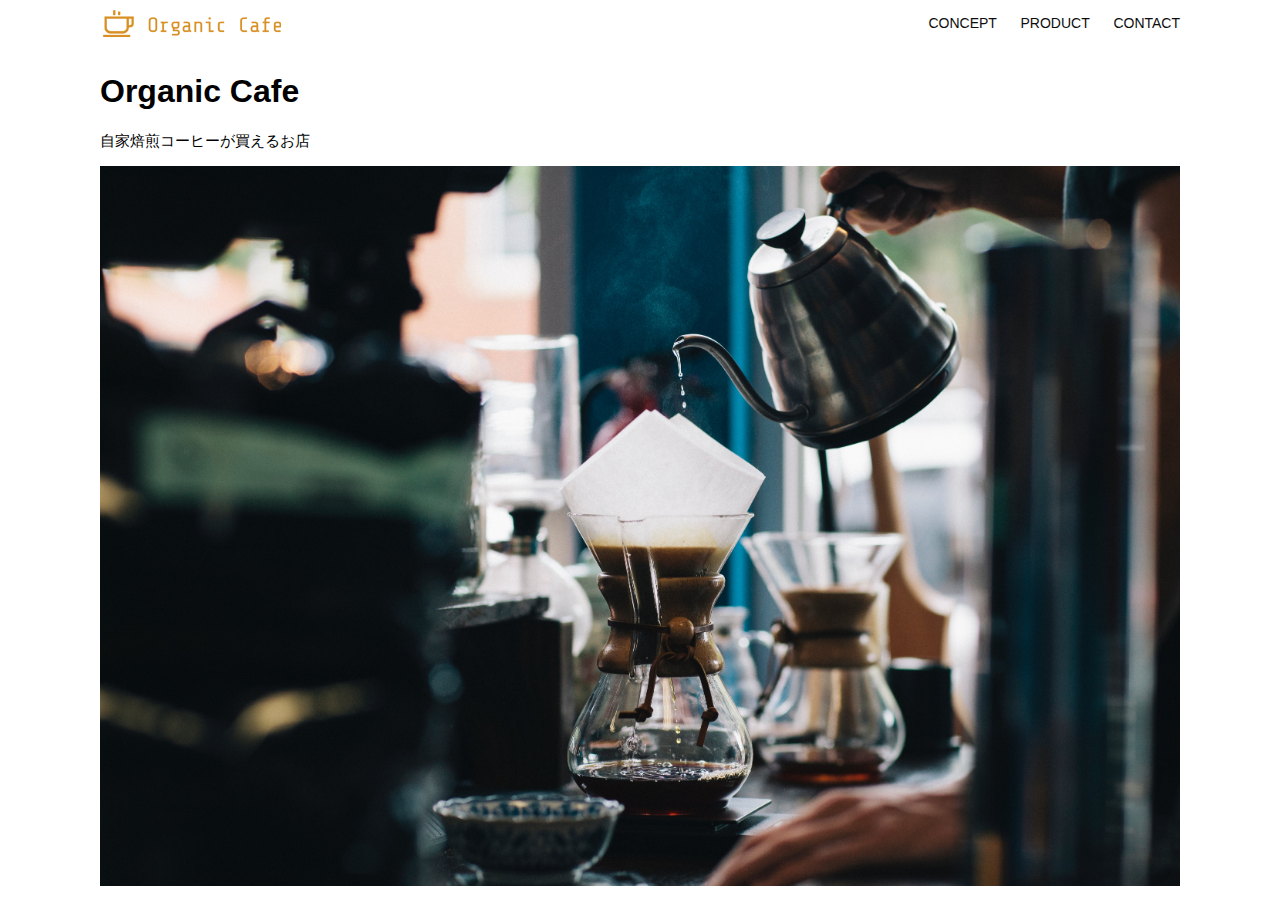
<file: html-css-kadai_013/index.html>
<!DOCTYPE html>
<html>
  <head>
    <title>Organic Cafe</title>
    <meta charset="UTF-8" />
    <meta
      name="description"
      content="自家焙煎のコーヒーがお家で楽しめるOrganic Cafe"
    />
    <meta name="viewport" content="width=device-width, initial-scale=1.0" />
    <link rel="stylesheet" href="style.css" />
  </head>
  <body>
    <!-- ヘッダー -->
    <header>
      <!-- ロゴ -->
      <a href="index.html" id="logo"
        ><img src="images/logo.png" alt="トップページに戻る"
      /></a>

      <!-- PC用ナビゲーション -->
      <nav id="nav-pc">
        <a href="index.html#concept">CONCEPT</a>
        <a href="index.html#product">PRODUCT</a>
        <a href="index.html#contact">CONTACT</a>
      </nav>
      <!-- スマートフォン用 -->
       <img id="menu-sp" src="images/button-menu.png" alt="ナビゲーションを開く" onclick="document.getElementById('nav-sp').style.display = 'block'">
       <!-- スマートフォン用ナビゲーション -->
        <nav id="nav-sp">
          <img id="close" src="images/button-close.png" alt="ナビゲーションを閉じる" onclick="document.getElementById('nav-sp').style.display = 'none'">
          <a id="logo-sp" href="index.html" onclick="document.getElementById('nav-sp').style.display = 'none'"><img src="images/logo-sp.png" alt="トップページに戻る"></a>
          <a class="menu" href="index.html#concept" onclick="document.getElementById('nav-sp').style.display = 'none'" >CONCEPT</a>
          <a class="menu" href="index.html#product" onclick="document.getElementById('nav-sp').style.display = 'none'">PRODUCT</a>
          <a class="menu" href="index.html#contact" onclick="document.getElementById('nav-sp').style.display = 'none'">CONTACT</a>


        </nav>
    </header>
    <main>
      <article>
        <!-- メインビジュアル -->
        <section id="main-visual">
          <div id="main-message">
            <h1>Organic Cafe</h1>
            <p>自家焙煎コーヒーが買えるお店</p>
          </div>
          <img
            src="images/main-image.jpg"
            alt="コーヒーをハンドドリップで淹れる画像"
          />
        </section>
      </article>
    </main>
  </body>
</html>
</file>
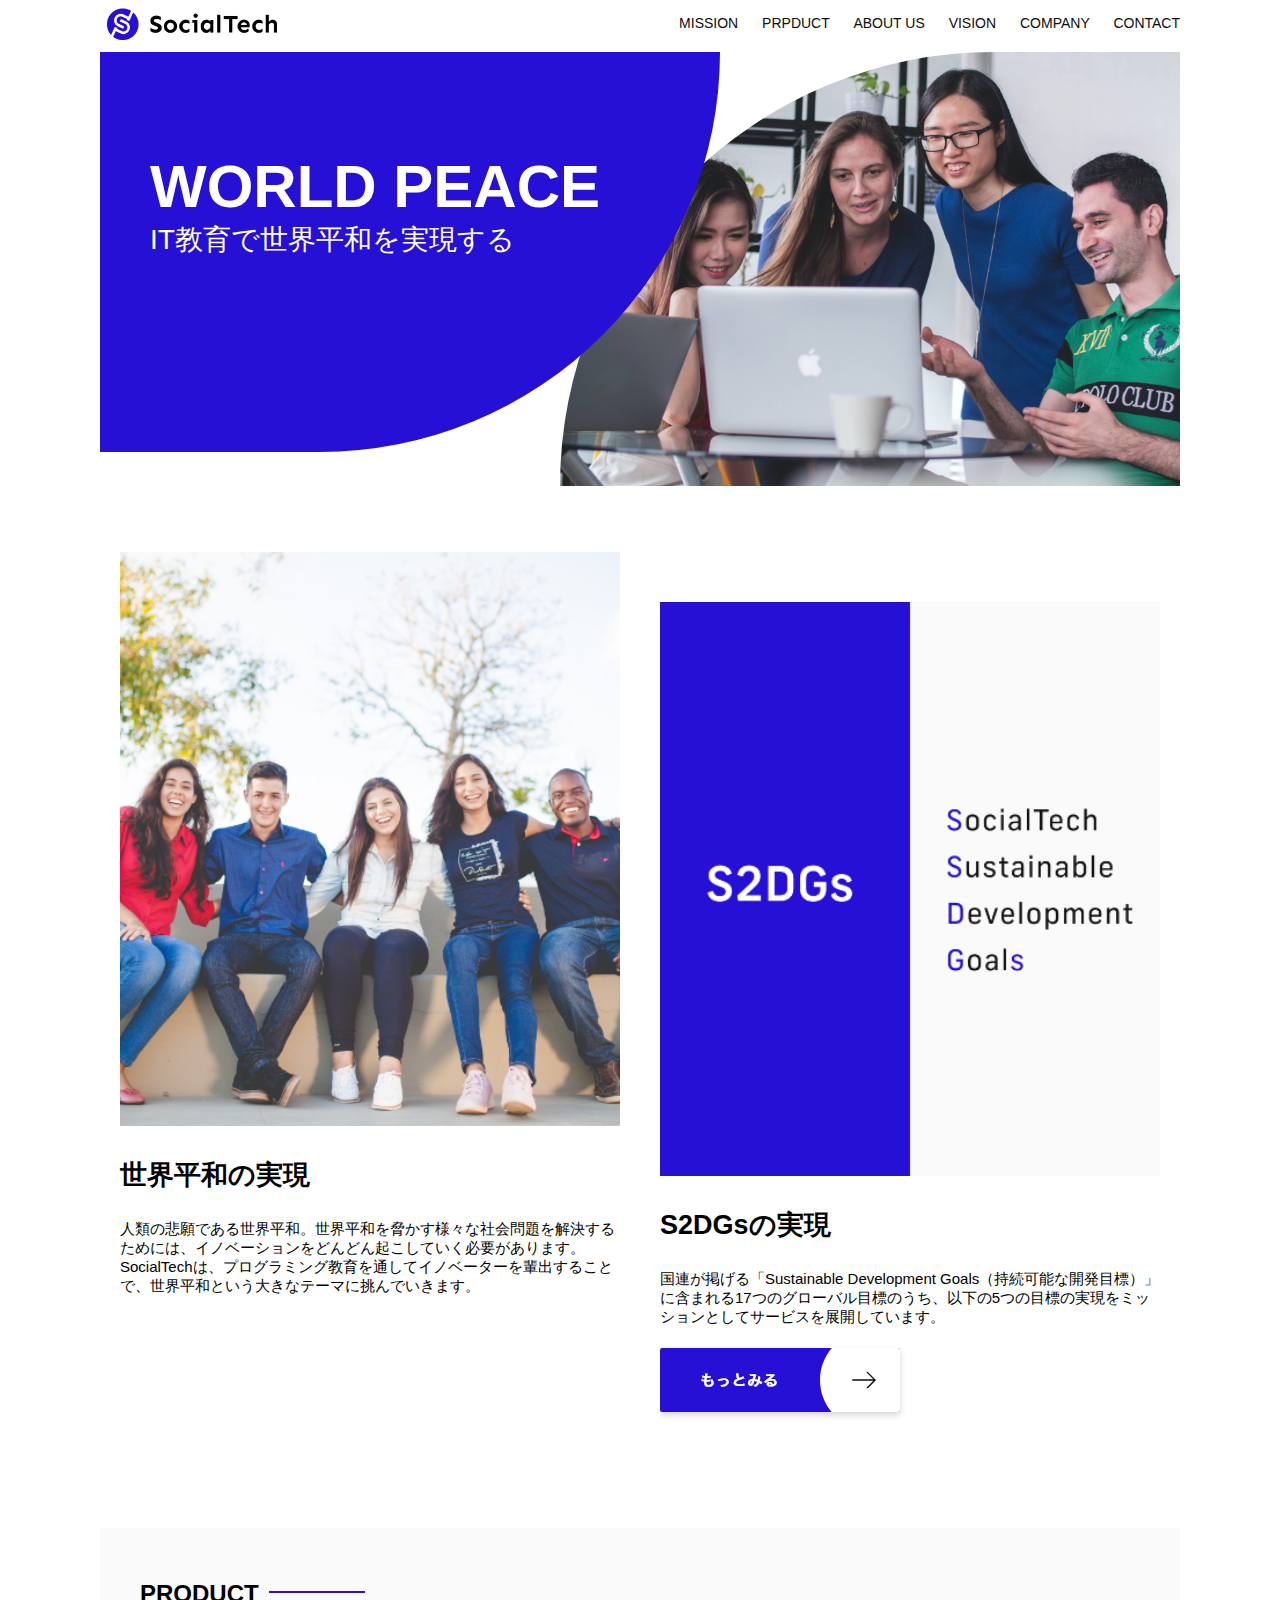
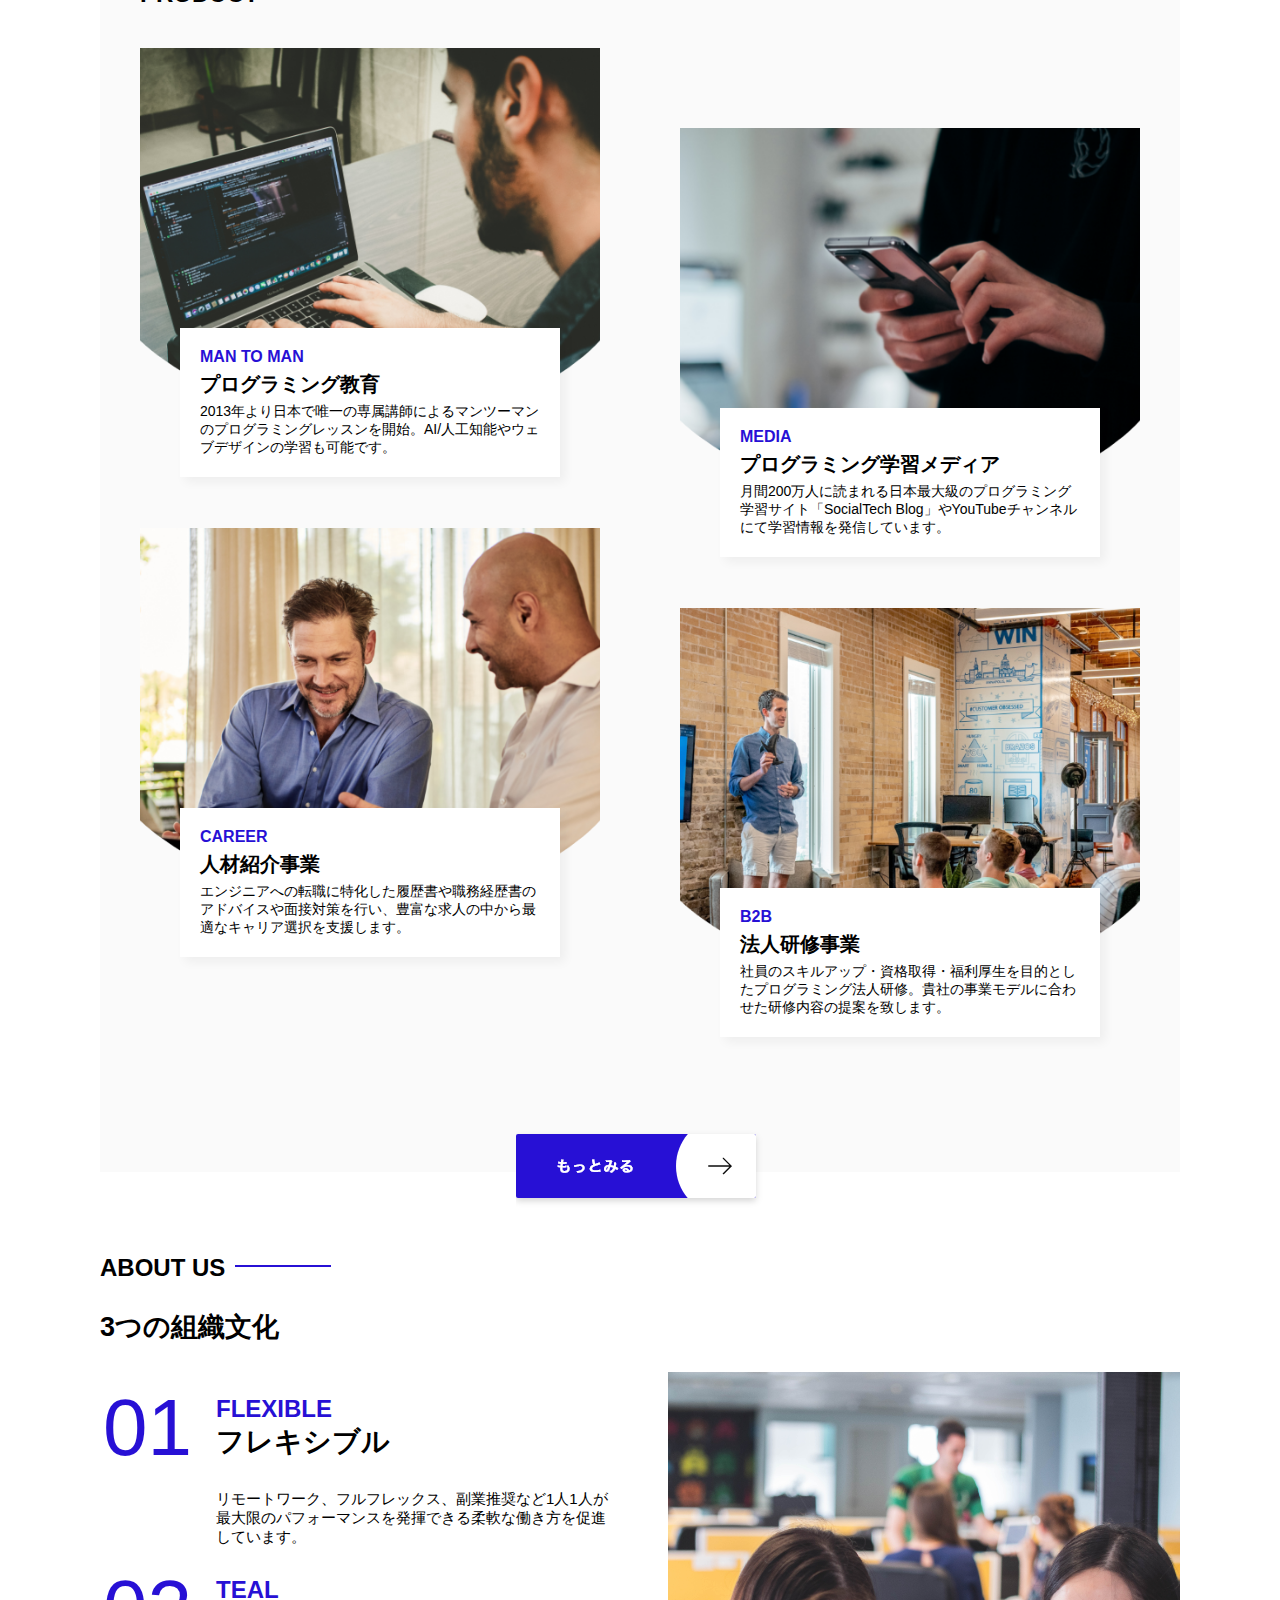
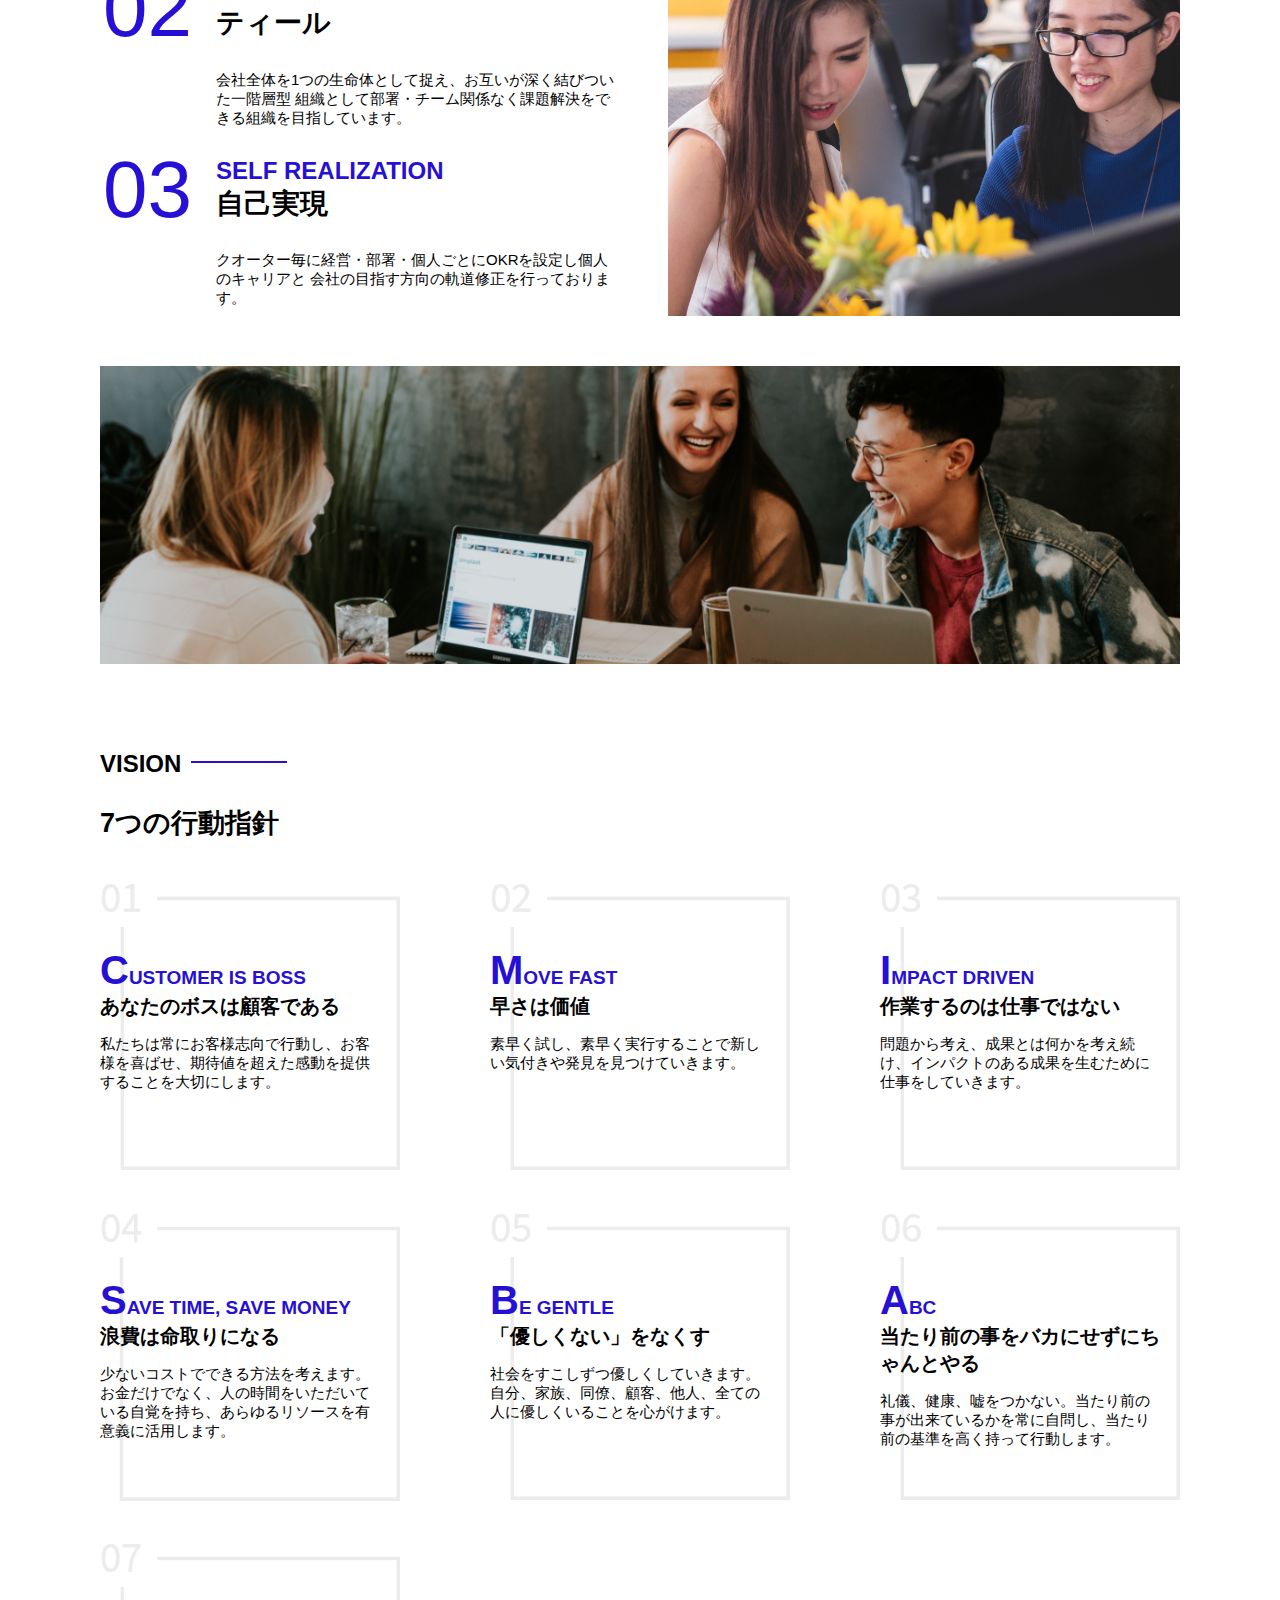
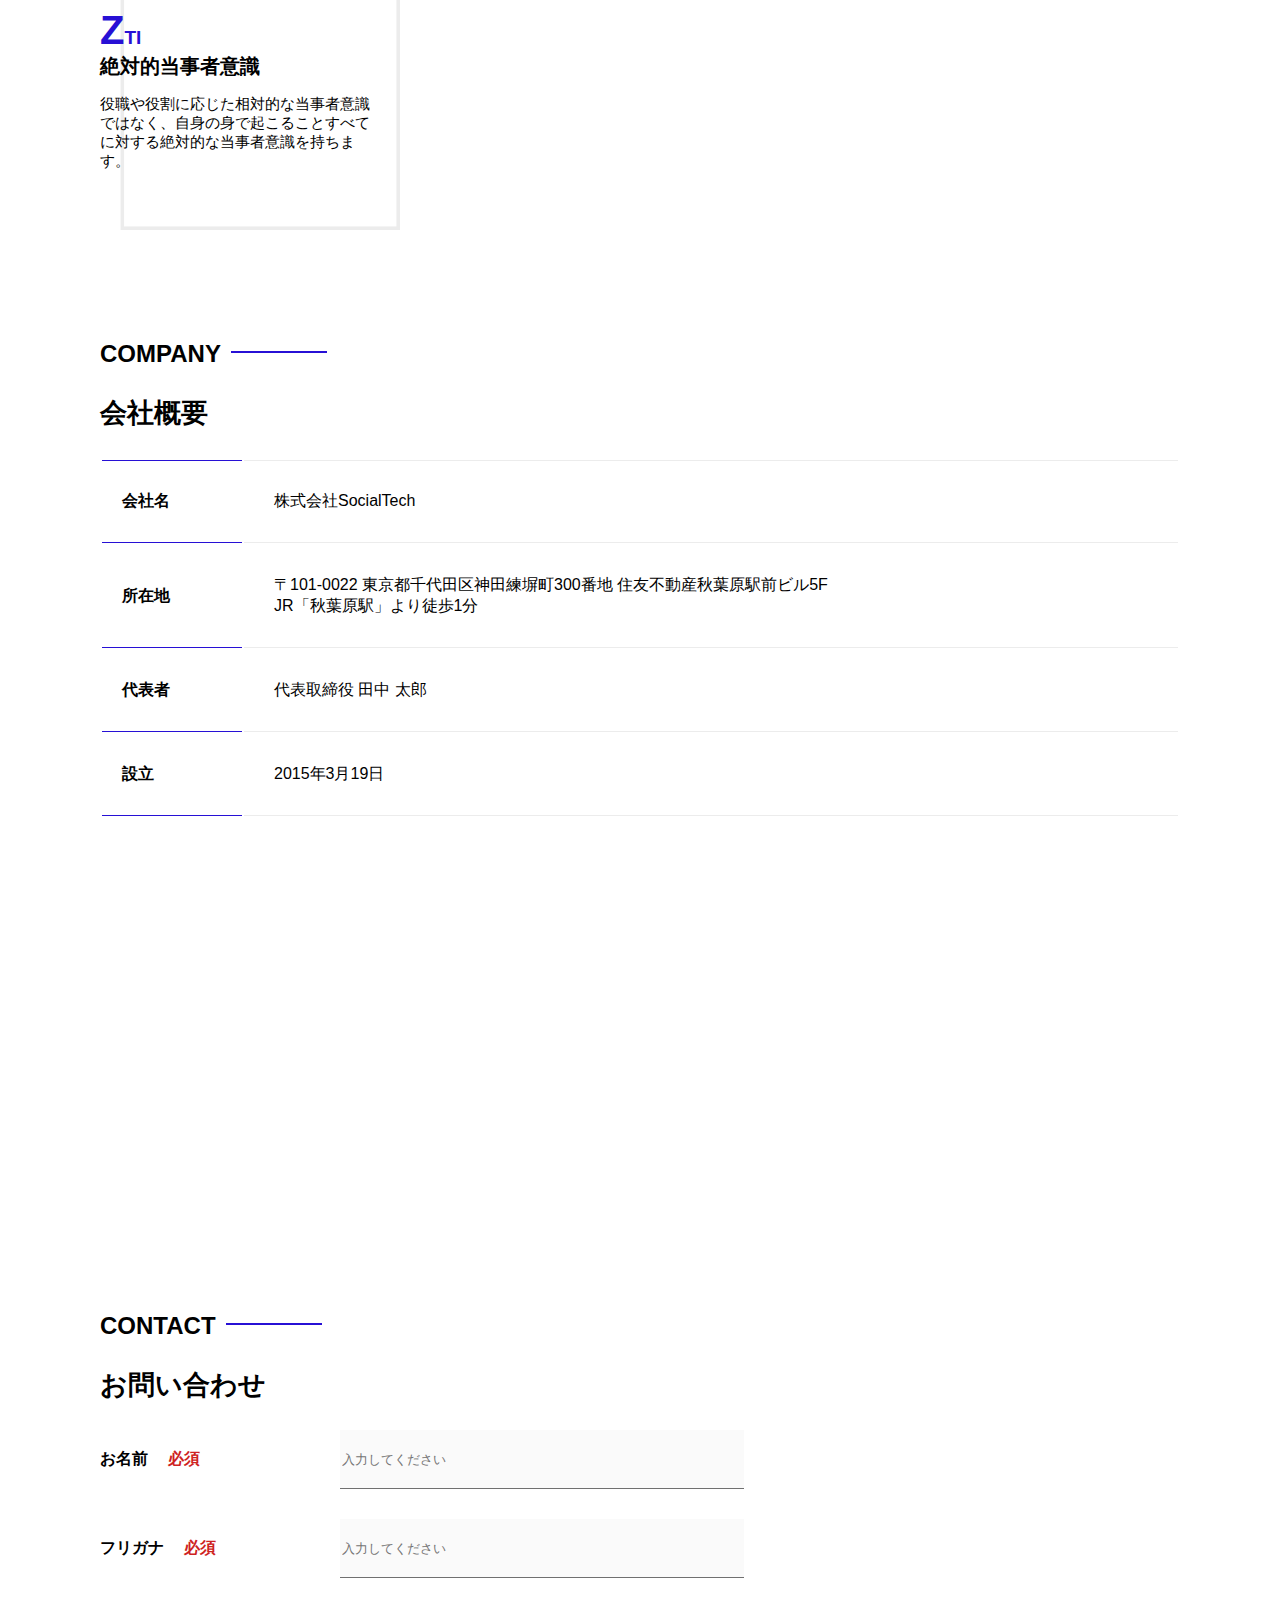
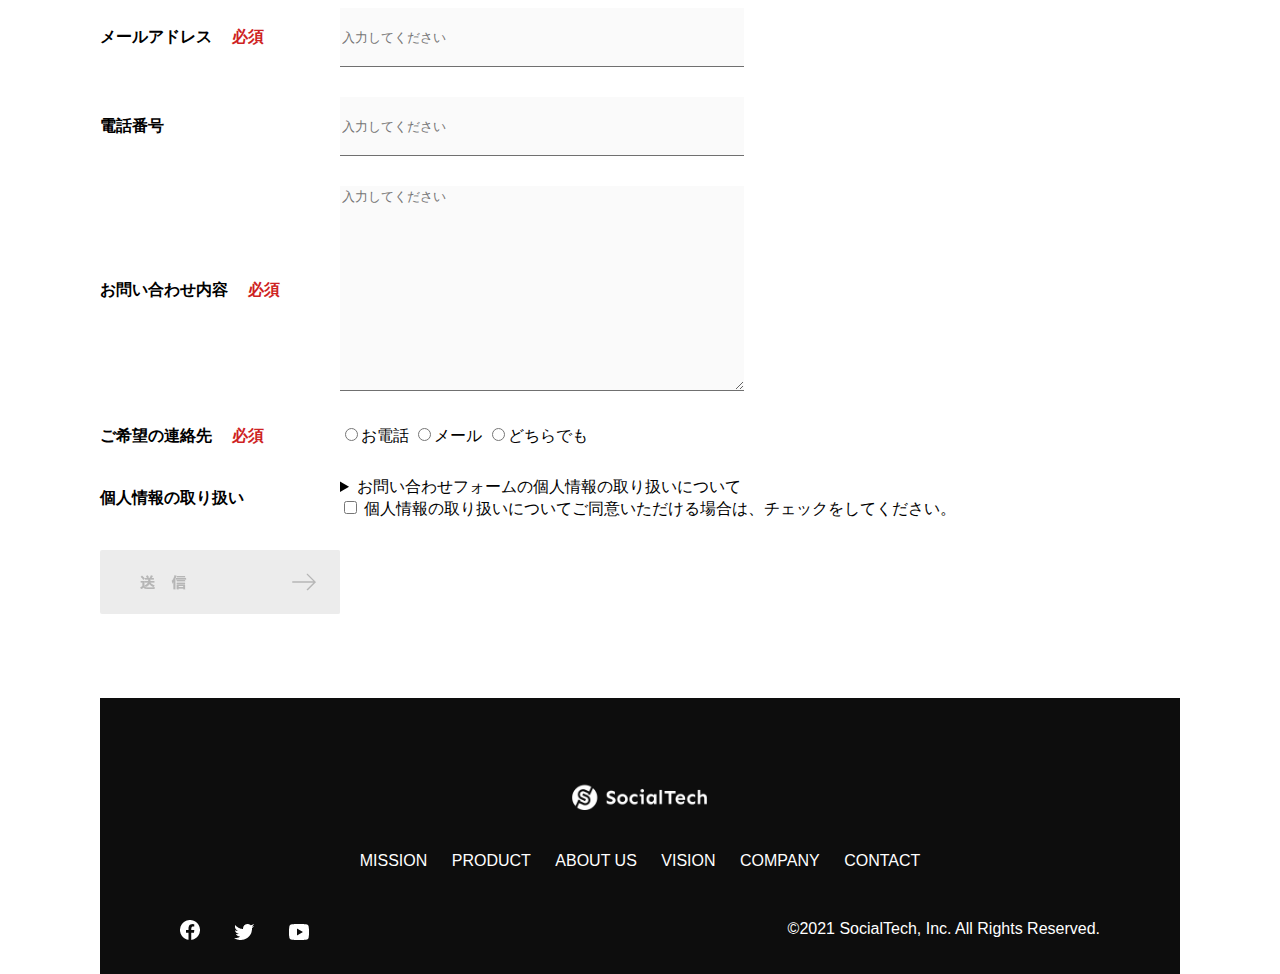
<file: kadai_tutorial_output/socialtech/index.html>
<!DOCTYPE html>
<html>
  <head>
    <title>SocialTech</title>
    <meta charset="utf-8">
    <meta name="description" content="SocialTechはEdTech業界のリーディングカンパニーを目指します。">
    <meta name="viewpoint" content="width=device-width,intial-scale=1.0">
    <link rel="stylesheet" href="style.css">
  </head>
  <body>
    <header>
      <a href="index.html" id="logo"><img src="images/images/logo.png" alt="トップページに戻る"></a>
      <nav id="nav-pc">
        <a href="mission.html">MISSION</a>
        <a href="product.html">PRPDUCT</a>
        <a href="index.html#aboutus">ABOUT US</a>
        <a href="index.html#vision">VISION</a>
        <a href="index.html#company">COMPANY</a>
        <a href="index.html#contact">CONTACT</a>
      </nav>
      <!-- スマホメニュー -->
       <img id="menu-sp" src="images/images/button-menu.png" alt="ナビゲーションを開く" onclick="document.getElementById('nav-sp').style.display = 'block'">
      <!-- ナビゲーションメニュー -->
      <nav id="nav-sp">
        <img id="close" src="images/images/button-close.png" alt="ナビゲーションを閉じる" onclick="document.getElementById('nav-sp').style.display = 'none'">
        <a id="logo-sp" href="index.html" onclick="document.getElementById('nav-sp').style.display = 'none'"><img
            src="images/images/logo-sp.png" alt="トップページに戻る"></a>
        <a class="menu" href="mission.html" onclick="document.getElementById('nav-sp').style.display = 'none'">MISSION</a>
        <a class="menu" href="product.html" onclick="document.getElementById('nav-sp').style.display = 'none'">PRODUCT</a>
        <a class="menu" href="index.html#aboutus" onclick="document.getElementById('nav-sp').style.display = 'none'">ABOUT
          US</a>
        <a class="menu" href="index.html#vision"
          onclick="document.getElementById('nav-sp').style.display = 'none'">VISION</a>
        <a class="menu" href="index.html#company"
          onclick="document.getElementById('nav-sp').style.display = 'none'">COMPANY</a>
        <a class="menu" href="index.html#contact"
          onclick="document.getElementById('nav-sp').style.display = 'none'">CONTACT</a>
        <div id="sns">
          <a href="https://www.facebook.com/sejuku2013"><img src="images/images/button-facebook.png" alt="Facebookのリンク"></a>
          <a href="https://twitter.com/samuraijuku"><img src="images/images/button-twitter.png" alt="Twitterのリンク"></a>
          <a href="https://www.youtube.com/channel/UCCFOQO5aDK0xXam4cUQXT8g"><img src="images/images/button-youtube.png" alt="YouTubeのリンク"></a>
        </div>
      </nav>
    </header>
    <main>
      <article>
        <section id="main-visual">
          <div id="main-message">
            <h1>WORLD PEACE</h1>
            <p>IT教育で世界平和を実現する</p>
          </div>
          <img src="images/images/index/index-main.png",alt="PCの周りに集まる多国籍の仲間たち">
        </section>
        <section id="mission">
          <div id="mission-flex">
            <div>
              <img id="mission-photo" src="images/images/index/index-mission.png" alt="屋外のベンチで写真を撮影する多国籍の仲間たち">
              <h3>世界平和の実現</h3>
              <p>人類の悲願である世界平和。世界平和を脅かす様々な社会問題を解決するためには、イノベーションをどんどん起こしていく必要があります。SocialTechは、プログラミング教育を通してイノベーターを輩出することで、世界平和という大きなテーマに挑んでいきます。</p>
            </div>
            <div>
              <img id="s2dgs" src="images/images/index/s2dgs.png" alt="S2DGs">
              <h3>S2DGsの実現</h3>
              <p>国連が掲げる「Sustainable Development Goals（持続可能な開発目標）」に含まれる17つのグローバル目標のうち、以下の5つの目標の実現をミッションとしてサービスを展開しています。</p>
              <a href="mission.html">
                <img src="images/images/button-more.png" alt="もっとみる">
              </a>
            </div>
          </div>

        </section>
        <!-- PRODUCT -->
        <section id="product">
          <h2 class="index-h2">PRODUCT</h2>
          <div>
            <div id="product-left">
              <div>
                <img class="product-photo" src="images/images/index/index-mantoman.png" alt="PCでコードを書く男性">
                <div class="product-explain">
                  <span>MAN TO MAN</span>
                  <h3>プログラミング教育</h3>
                  <p>2013年より日本で唯一の専属講師によるマンツーマンのプログラミングレッスンを開始。AI/人工知能やウェブデザインの学習も可能です。</p>
                </div>

              </div>
              <div>
                <img class="product-photo" src="images/images/index/index-career.png" alt="笑顔で話し合う2人の男性">
                <div class="product-explain">
                  <span>CAREER</span>
                  <h3>人材紹介事業</h3>
                  <p>エンジニアへの転職に特化した履歴書や職務経歴書のアドバイスや面接対策を行い、豊富な求人の中から最適なキャリア選択を支援します。</p>
                </div>
              </div>
            </div>
            <div id="product-right">
              <div>
                <img class="product-photo" src="images/images/index/index-media.png" alt="スマートフォンを操作する人">
                <div class="product-explain">
                  <span>MEDIA</span>
                  <h3>プログラミング学習メディア</h3>
                  <p>月間200万人に読まれる日本最大級のプログラミング学習サイト「SocialTech Blog」やYouTubeチャンネルにて学習情報を発信しています。</p>

                </div>
              </div>
              <div>
                <img class="product-photo" src="images/images/index/index-b2b.png" alt="講演中の男性とそれを聞く人々">
                <div class="product-explain">
                  <span>B2B</span>
                  <h3>法人研修事業</h3>
                  <p>社員のスキルアップ・資格取得・福利厚生を目的としたプログラミング法人研修。貴社の事業モデルに合わせた研修内容の提案を致します。</p>
                </div>
              </div>  
            </div>
          </div>
          <div>
            <a id="product-more" href="product.html">
              <img src="images/images/button-more.png" alt="もっとみる">
            </a>
          </div>
        </section>
        <!-- ABOUT US -->
        <section id="aboutus">
          <h2 class="index-h2">ABOUT US</h2>
          <h3>3つの組織文化</h3>
          <div>
            <table class="culture-table">
              <tr>
                <td>
                  <span class="culture-num">01</span>
                </td>
                <td>
                  <span class="culture-en">FLEXIBLE</span>
                  <span class="culture-jp">フレキシブル</span>
                </td>
              </tr>
              <tr>
                <td>

                </td>
                <td>
                  <p class="culture-description">
                    リモートワーク、フルフレックス、副業推奨など1人1人が最大限のパフォーマンスを発揮できる柔軟な働き方を促進しています。
                  </p>
                </td>
              </tr>
              <tr>
                <td>
                  <span class="culture-num">02</span>
                </td>
                <td>
                  <span class="culture-en">TEAL</span>
                  <span class="culture-jp">ティール</span>
                </td>
              </tr>
              <tr>
                <td>

                </td>
                <td>
                  <p class="culture-description">
                    会社全体を1つの生命体として捉え、お互いが深く結びついた一階層型
                    組織として部署・チーム関係なく課題解決をできる組織を目指しています。
                  </p>
                </td>
              </tr>
              <tr>
                <td>
                  <span class="culture-num">03</span>
                </td>
                <td>
                  <span class="culture-en">SELF REALIZATION</span>
                  <span class="culture-jp">自己実現</span>
                </td>
              </tr>
              <tr>
                <td>

                </td>
                <td>
                  <p class="culture-description">
                    クオーター毎に経営・部署・個人ごとにOKRを設定し個人のキャリアと
                    会社の目指す方向の軌道修正を行っております。
                  </p>
                </td>
              </tr>
            </table>
              <img class="culture-img" src="images/images/index/index-aboutus1.png" alt="笑顔で話し合う2人の女性">
          </div>
            <img class="culture-img2" src="images/images/index/index-aboutus2.png" alt="笑顔で話し合う3人の男女">
        </section>
        <section id="vision">
          <h2 class="index-h2">VISION</h2>
          <h3>7つの行動指針</h3>
          <div>
            <div class="vision-box">
              <img src="images/images/index/vision-01.png" alt="01">
              <span>
                <h4>CUSTOMER IS BOSS</h4>
                <h5>あなたのボスは顧客である</h5>
                <p>私たちは常にお客様志向で行動し、お客様を喜ばせ、期待値を超えた感動を提供することを大切にします。</p>
              </span>
            </div>
            <div class="vision-box">
              <img src="images/images/index/vision-02.png" alt="02">
              <span>
                <h4>MOVE FAST</h4>
                <h5>早さは価値</h5>
                <p>素早く試し、素早く実行することで新しい気付きや発見を見つけていきます。</p>
              </span>
            </div>
            <div class="vision-box">
              <img src="images/images/index/vision-03.png" alt="03">
              <span>
                <h4>IMPACT DRIVEN</h4>
                <h5>作業するのは仕事ではない</h5>
                <p>問題から考え、成果とは何かを考え続け、インパクトのある成果を生むために仕事をしていきます。</p>
              </span>
            </div>
            <div class="vision-box">
              <img src="images/images/index/vision-04.png" alt="04">
              <span>
                <h4>SAVE TIME, SAVE MONEY</h4>
                <h5>浪費は命取りになる</h5>
                <p>少ないコストでできる方法を考えます。お金だけでなく、人の時間をいただいている自覚を持ち、あらゆるリソースを有意義に活用します。</p>
              </span>
            </div>
            <div class="vision-box">
              <img src="images/images/index/vision-05.png" alt="05">
              <span>
                <h4>BE GENTLE</h4>
                <h5>「優しくない」をなくす</h5>
                <p>社会をすこしずつ優しくしていきます。自分、家族、同僚、顧客、他人、全ての人に優しくいることを心がけます。</p>
              </span>
            </div>
            <div class="vision-box">
              <img src="images/images/index/vision-06.png" alt="06">
              <span>
                <h4>ABC</h4>
                <h5>当たり前の事をバカにせずにちゃんとやる</h5>
                <p>礼儀、健康、嘘をつかない。当たり前の事が出来ているかを常に自問し、当たり前の基準を高く持って行動します。</p>
              </span>
            </div>
            <div class="vision-box">
              <img src="images/images/index/vision-07.png" alt="07">
              <span>
                <h4>ZTI</h4>
                <h5>絶対的当事者意識</h5>
                <p>役職や役割に応じた相対的な当事者意識ではなく、自身の身で起こることすべてに対する絶対的な当事者意識を持ちます。</p>
              </span>
            </div>
       
      

          </div>
        </section>
          <section id="company">
            <h2 class="index-h2">COMPANY</h2>
            <h3>会社概要</h3>
              <table id="company-table">
                <tr>
                  <th class="tableheader-first">会社名</th>
                  <td class="cell-first">株式会社SocialTech</td>
                </tr>
                <tr>
                  <th class="tableheader">所在地</th>
                  <td class="cell">〒101-0022 東京都千代田区神田練塀町300番地 住友不動産秋葉原駅前ビル5F<br>JR「秋葉原駅」より徒歩1分</td>
                </tr>
                <tr>
                  <th class="tableheader">代表者</th>
                  <td class="cell">代表取締役 田中 太郎</td>
                </tr>
                <tr>
                  <th class="tableheader">設立</th>
                  <td class="cell">2015年3月19日</td>
                </tr>
              </table>
                <iframe src="https://www.google.com/maps/embed?pb=!1m18!1m12!1m3!1d3240.0688551336807!2d139.7720776771055!3d35.69992317258124!2m3!1f0!2f0!3f0!3m2!1i1024!2i768!4f13.1!3m3!1m2!1s0x60188fee13660e23%3A0x77137876edf742ac!2z5L2P5Y-L5LiN5YuV55Sj56eL6JGJ5Y6f6aeF5YmN44OT44Or!5e0!3m2!1sja!2sjp!4v1704858013291!5m2!1sja!2sjp" 
                style="border: 0;" allowfullscreen="" loading="lazy"></iframe>
          </section>
          <!-- お問い合わせフォーム -->
          <section>
            <section id="contact">
              <h2 class="index-h2">CONTACT</h2>
              <h3>お問い合わせ</h3>
              <form>
                <div>
                  <div class="contact-heading">
                    <label class="contact-label">お名前<span class="contact-span">必須</span></label>
                  </div>
                  <div>
                    <input type="text" name="name" placeholder="入力してください" class="contact-textbox">
                  </div>
                </div>
                <div>
                  <div class="contact-heading">
                    <label class="contact-label">フリガナ<span class="contact-span">必須</span></label>
                  </div>
                  <div>
                    <input type="text" name="hurigana" placeholder="入力してください" class="contact-textbox">
                  </div>
                </div>
                <div>
                  <div class="contact-heading">
                    <label class="contact-label">メールアドレス<span class="contact-span">必須</span></label>
                  </div>
                  <div>
                    <input type="text" name="email" placeholder="入力してください" class="contact-textbox">
                  </div>
                </div>
                <div>
                  <div class="contact-heading">
                    <label class="contact-label">電話番号</label>
                  </div>
                  <div>
                    <input type="text" name="tel" placeholder="入力してください" class="contact-textbox">
                  </div>
                </div>
                <div>
                  <div class="contact-heading">
                    <label class="contact-label">お問い合わせ内容<span class="contact-span">必須</span></label>

                  </div>
                  <div>
                    <textarea class="contact-textarea" placeholder="入力してください" name="message"></textarea>
                  </div>
                </div>
                  <div>
                    <div class="contact-heading">
                      <label class="contact-label">ご希望の連絡先<span class="contact-span">必須</span></label>
                    </div>
                    <div>
                      <input class="radiobutton" type="radio" value="tel" name="contact"checkde><label>お電話</label>
                      <input class="radiobutton" type="radio" value="mail" name="contact"><label>メール</label>
                      <input class="radiobutton" type="radio" value="both" name="contact"><label>どちらでも</label>
                    </div>
                  </div>
                  <div>
                    <div class="contact-heading">
                      <label class="contact-label">個人情報の取り扱い</label>
                    </div>
                    <div>
                      <details>
                        <summary>お問い合わせフォームの個人情報の取り扱いについて</summary>
                        <div>
                          <span>１．組織の名称又は氏名</span><br>
                          株式会社SocialTech<br><br>
                          <span>２．個人情報保護管理者（若しくはその代理人）の氏名又は職名、所属及び連絡先
                            鈴木 一郎 コーポレート部</span><br>
                          メールアドレス：samurai@example.com<br>
                          TEL：03-1234-5678<br>
                          <span>３．個人情報の利用目的</span><br>
                          ・本サービス及び本サービスに関連する情報の提供又はそれらに関する連絡のため<br>
                          ・ユーザーの本人確認のため<br>
                          ・当社サービスのご案内のため<br>
                          ・当社の商品等の広告または宣伝（電子メールによるものを含むものとします。）<br><br>
                          <span>４．個人情報の取り扱い業務の委託</span><br>
                          個人情報の取扱業務の全部または一部を外部に業務委託する場合があります。<br>
                          その際、弊社は、個人情報を適切に保護できる管理体制を敷き実行していることを条件として<br>
                          委託先を厳選したうえで、機密保持契約を委託先と締結し、お客様の個人情報を厳密に管理させます。<br><br>
                          <span>５．個人情報の開示等の請求</span><br>
                          お客様は、弊社に対してご自身の個人情報の開示等（利用目的の通知、開示、内容の訂正・追加・削除、利用の停止または消去、第三者への提供の停止）に関して、当社問合わせ窓口に申し出ることができます。<br>
                          その際、弊社はお客様ご本人を確認させていただいたうえで、合理的な期間内に対応いたします。<br><br>
                          なお、個人情報に関する弊社問合わせ先は、次の通りです。<br><br>
                          株式会社SocialTech　個人情報問合せ窓口<br>
                          〒101-0022 東京都千代田区神田練塀町300番地 住友不動産秋葉原駅前ビル5F<br>
                          メールアドレス：samurai@example.com　TEL：03-1234-5678<br><br>
                          <span>６．個人情報を提供されることの任意性について</span><br><br>
                          お客様がご自身の個人情報を弊社に提供されるか否かは、お客様のご判断によりますが、もしご提供されない場合には、適切なサービスが提供できない場合がありますので予めご了承ください。
                        </div>
                      </details>
                      <input type="checkbox" name="agree">
                      <span>個人情報の取り扱いについてご同意いただける場合は、チェックをしてください。</span>
                    </div>
                  </div>
                    <input type="image" src="images/images/button-submit.png" alt="送信する">
              </form>
            </section>
          </section>
        

          

        
      </article>
        <footer>
          <div id="footer-logo">
            <img src="images/images/logo-sp.png" alt="SocialTech">
          </div>
            <div id="footer-link">
              <a href="mission.html">MISSION</a>
              <a href="product.html">PRODUCT</a>
              <a href="index.html#aboutus">ABOUT US</a>
              <a href="index.html#vision">VISION</a>
              <a href="index.html#company">COMPANY</a>
              <a href="index.html#contact">CONTACT</a>
            </div>
              <div id="sns-footer">
                <a href="https://www.facebook.com/sejuku2013"><img src="images/images/button-facebook.png" alt="Facebookのリンク"></a>
                <a href="https://twitter.com/samuraijuku"><img src="images/images/button-twitter.png" alt="twitterのリンク"></a>
                <a href="https://www.youtube.com/channel/UCCFOQO5aDK0xXam4cUQXT8g"><img src="images/images/button-youtube.png" alt="youtubeのリンク"></a>
                  <span id="copyright">&copy;2021 SocialTech, Inc. All Rights Reserved. </span>
              </div>
        </footer>
    </main>
    
  </body>
</html>
</file>
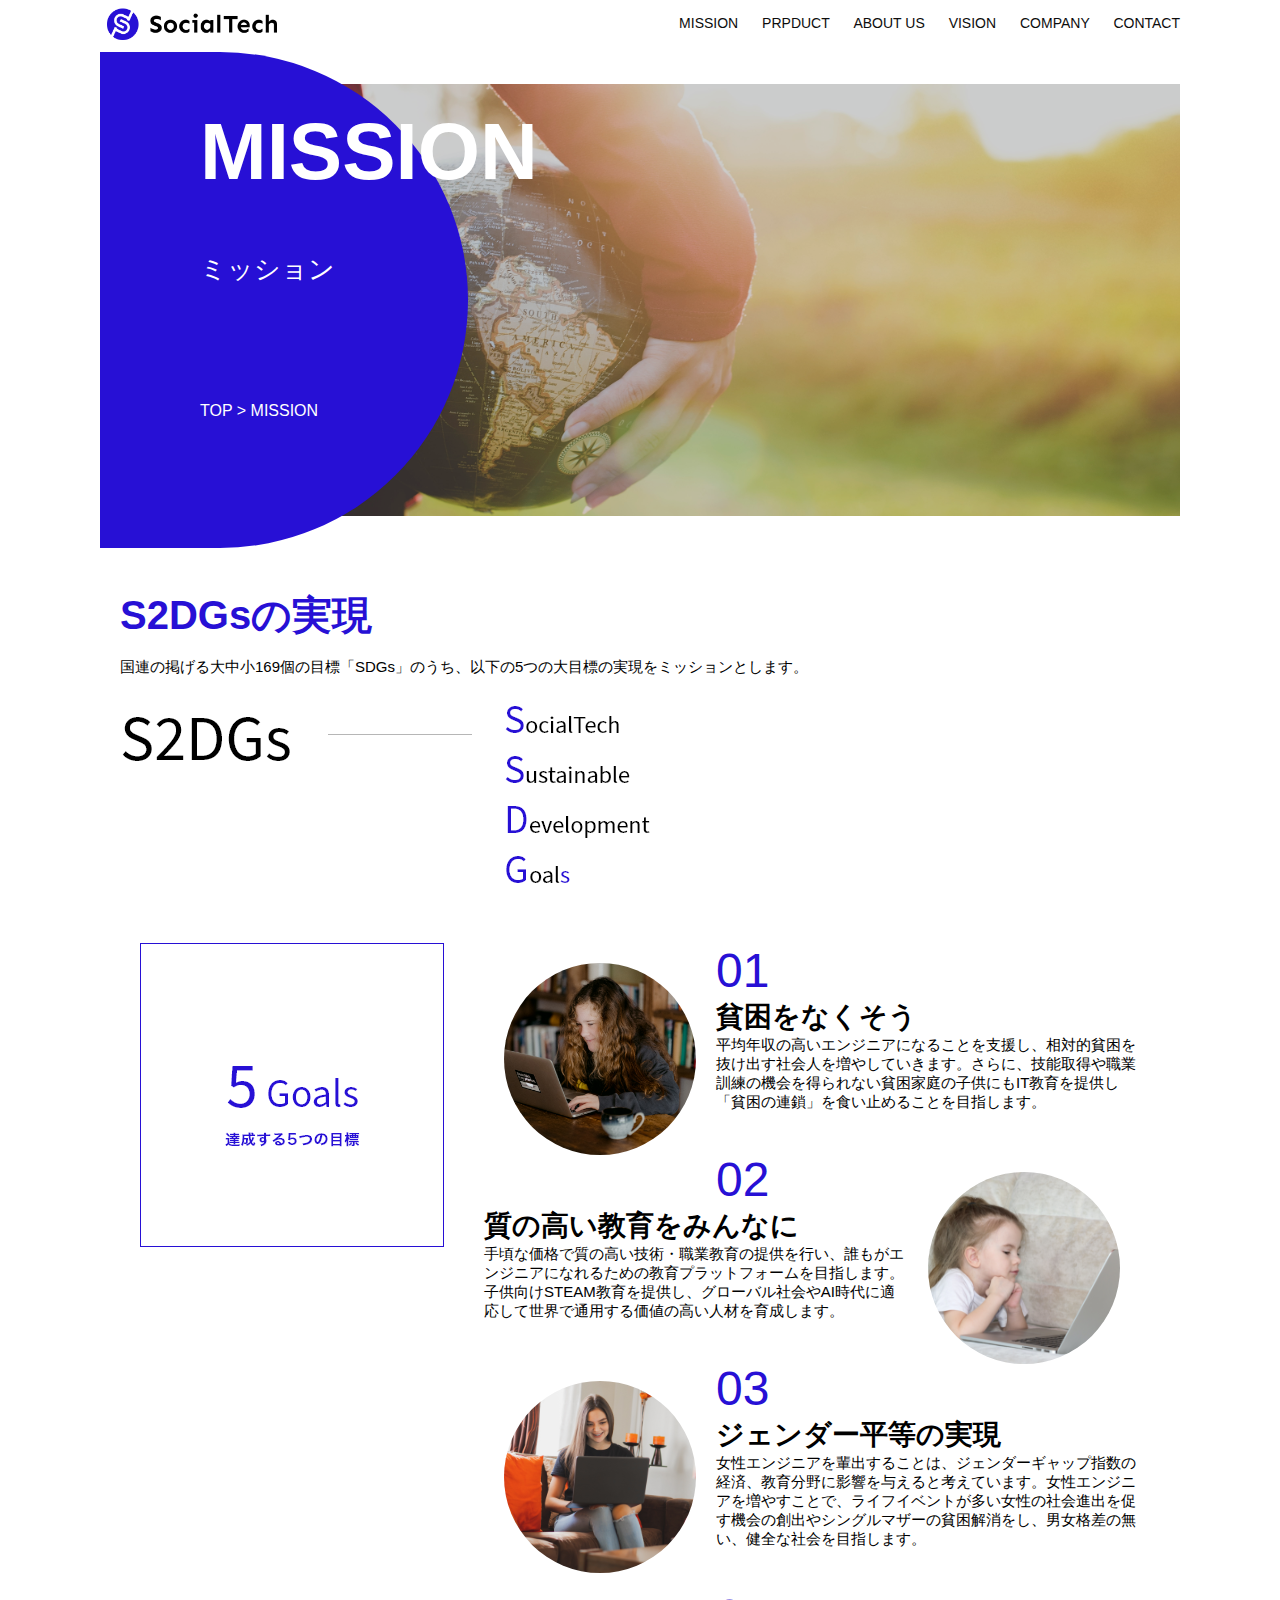
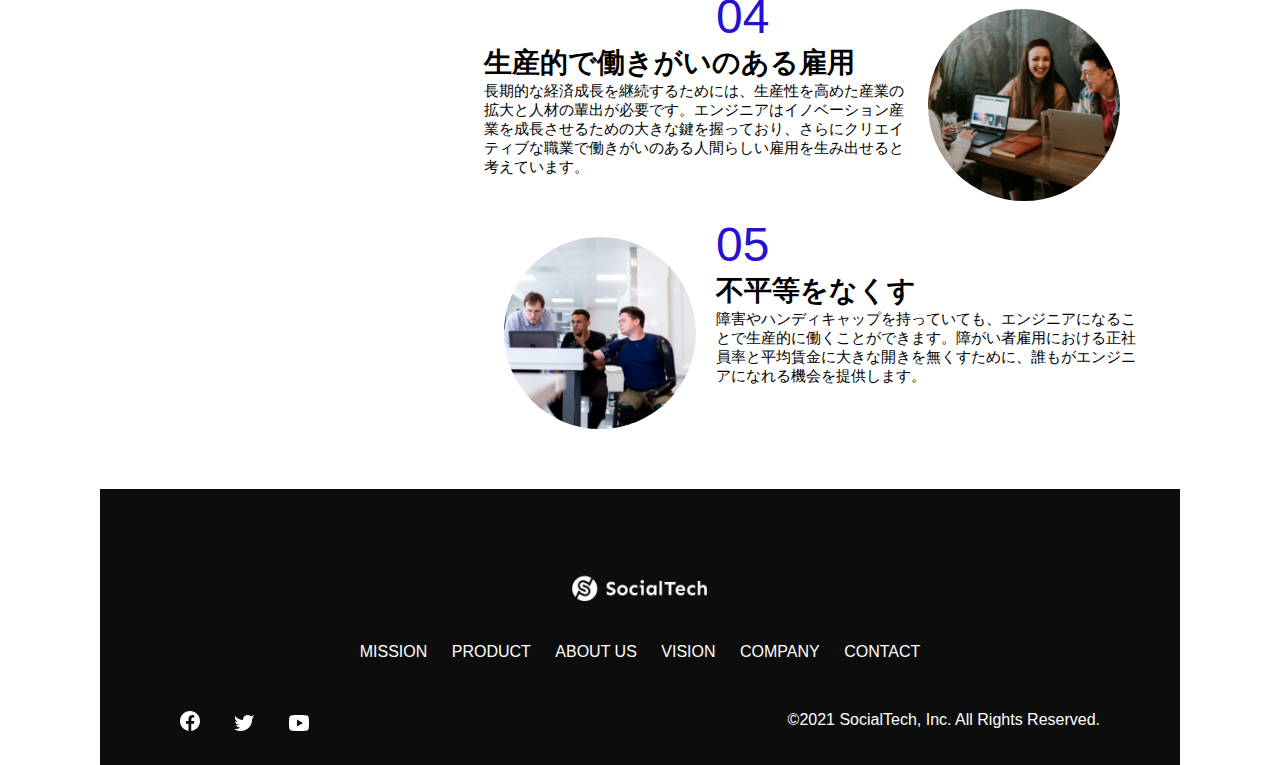
<file: kadai_tutorial_output/socialtech/mission.html>
<!DOCTYPE html>
<html>
  <head>
    <title>SocialTech - MISSION -</title>
    <meta charset="utf-8">
    <meta name="description" content="SocialTechが目指す5つの目標（S2DGs）を紹介します">
    <meta name="viewpoint" content="width=device-width,intial-scale=1.0">
    <link rel="stylesheet" href="style.css">
  </head>
  <body>
    <header>
      <a href="index.html" id="logo"><img src="images/images/logo.png" alt="トップページに戻る"></a>
      <nav id="nav-pc">
        <a href="mission.html">MISSION</a>
        <a href="product.html">PRPDUCT</a>
        <a href="index.html#aboutus">ABOUT US</a>
        <a href="index.html#vision">VISION</a>
        <a href="index.html#company">COMPANY</a>
        <a href="index.html#contact">CONTACT</a>
      </nav>
      <!-- スマホメニュー -->
       <img id="menu-sp" src="images/images/button-menu.png" alt="ナビゲーションを開く" onclick="document.getElementById('nav-sp').style.display = 'block'">
      <!-- ナビゲーションメニュー -->
      <nav id="nav-sp">
        <img id="close" src="images/images/button-close.png" alt="ナビゲーションを閉じる" onclick="document.getElementById('nav-sp').style.display = 'none'">
        <a id="logo-sp" href="index.html" onclick="document.getElementById('nav-sp').style.display = 'none'"><img
            src="images/images/logo-sp.png" alt="トップページに戻る"></a>
        <a class="menu" href="mission.html" onclick="document.getElementById('nav-sp').style.display = 'none'">MISSION</a>
        <a class="menu" href="product.html" onclick="document.getElementById('nav-sp').style.display = 'none'">PRODUCT</a>
        <a class="menu" href="index.html#aboutus" onclick="document.getElementById('nav-sp').style.display = 'none'">ABOUT
          US</a>
        <a class="menu" href="index.html#vision"
          onclick="document.getElementById('nav-sp').style.display = 'none'">VISION</a>
        <a class="menu" href="index.html#company"
          onclick="document.getElementById('nav-sp').style.display = 'none'">COMPANY</a>
        <a class="menu" href="index.html#contact"
          onclick="document.getElementById('nav-sp').style.display = 'none'">CONTACT</a>
        <div id="sns">
          <a href="https://www.facebook.com/sejuku2013"><img src="images/images/button-facebook.png" alt="Facebookのリンク"></a>
          <a href="https://twitter.com/samuraijuku"><img src="images/images/button-twitter.png" alt="Twitterのリンク"></a>
          <a href="https://www.youtube.com/channel/UCCFOQO5aDK0xXam4cUQXT8g"><img src="images/images/button-youtube.png" alt="YouTubeのリンク"></a>
        </div>
      </nav>
    </header>
    <main>
      <article>
        <section id="mission-main">
          <div id="mission-title">
            <h1>MISSION</h1>
            <span>ミッション</span>
            <div>TOP > MISSION</div>
          </div>
        </section>
          <section id="mission-s2dgs">
            <h2 class="mission-h2">S2DGsの実現</h2>
            <p>国連の掲げる大中小169個の目標「SDGs」のうち、以下の5つの大目標の実現をミッションとします。</p>
            <img src="images/images/mission/mission-s2dgs.png" alt="S2DGs">
          </section>
          <section id="mission-5goals">
            <div>
              <img id="s2dgs-image" src="images/images/mission/mission-5goals.png" alt="5Goals">
            </div>
            <div>
              <div>
                <img class="fivegoals-image-left" src="images/images/mission/mission-5goals01.png" alt="PCを操作する女の子">
                <span class="fivegoals-number">01</span>
                <h3 class="fivegoals-h3">貧困をなくそう</h3>
                <p class="fivegoals-p">
                  平均年収の高いエンジニアになることを支援し、相対的貧困を抜け出す社会人を増やしていきます。さらに、技能取得や職業訓練の機会を得られない貧困家庭の子供にもIT教育を提供し「貧困の連鎖」を食い止めることを目指します。
                </p>
              </div>
      
              <div>
                <img class="fivegoals-image-right" src="images/images/mission/mission-5goals02.png" alt="PCを見つめる小さい女の子">
                <span class="fivegoals-number">02</span>
                <h3 class="fivegoals-h3">質の高い教育をみんなに</h3>
                <p class="fivegoals-p">
                  手頃な価格で質の高い技術・職業教育の提供を行い、誰もがエンジニアになれるための教育プラットフォームを目指します。子供向けSTEAM教育を提供し、グローバル社会やAI時代に適応して世界で通用する価値の高い人材を育成します。
                </p>
              </div>
      
              <div>
                <img class="fivegoals-image-left" src="images/images/mission/mission-5goals03.png" alt="PCを操作する女性">
                <span class="fivegoals-number">03</span>
                <h3 class="fivegoals-h3">ジェンダー平等の実現</h3>
                <p class="fivegoals-p">
                  女性エンジニアを輩出することは、ジェンダーギャップ指数の経済、教育分野に影響を与えると考えています。女性エンジニアを増やすことで、ライフイベントが多い女性の社会進出を促す機会の創出やシングルマザーの貧困解消をし、男女格差の無い、健全な社会を目指します。
                </p>
              </div>
      
              <div>
                <img class="fivegoals-image-right" src="images/images/mission/mission-5goals04.png" alt="笑顔で話し合う3人の男女">
                <span class="fivegoals-number">04</span>
                <h3 class="fivegoals-h3">生産的で働きがいのある雇用</h3>
                <p class="fivegoals-p">
                  長期的な経済成長を継続するためには、生産性を高めた産業の拡大と人材の輩出が必要です。エンジニアはイノベーション産業を成長させるための大きな鍵を握っており、さらにクリエイティブな職業で働きがいのある人間らしい雇用を生み出せると考えています。
                </p>
              </div>
      
              <div>
                <img class="fivegoals-image-left" src="images/images/mission/mission-5goals05.png" alt="障害を持つ男性が生き生きと働く様子">
                <span class="fivegoals-number">05</span>
                <h3 class="fivegoals-h3">不平等をなくす</h3>
                <p class="fivegoals-p">
                  障害やハンディキャップを持っていても、エンジニアになることで生産的に働くことができます。障がい者雇用における正社員率と平均賃金に大きな開きを無くすために、誰もがエンジニアになれる機会を提供します。
                </p>
              </div>
            </div>
          </section>
      </article>
        <footer>
          <div id="footer-logo">
            <img src="images/images/logo-sp.png" alt="SocialTech">
          </div>
            <div id="footer-link">
              <a href="mission.html">MISSION</a>
              <a href="product.html">PRODUCT</a>
              <a href="index.html#aboutus">ABOUT US</a>
              <a href="index.html#vision">VISION</a>
              <a href="index.html#company">COMPANY</a>
              <a href="index.html#contact">CONTACT</a>
            </div>
              <div id="sns-footer">
                <a href="https://www.facebook.com/sejuku2013"><img src="images/images/button-facebook.png" alt="Facebookのリンク"></a>
                <a href="https://twitter.com/samuraijuku"><img src="images/images/button-twitter.png" alt="twitterのリンク"></a>
                <a href="https://www.youtube.com/channel/UCCFOQO5aDK0xXam4cUQXT8g"><img src="images/images/button-youtube.png" alt="youtubeのリンク"></a>
                  <span id="copyright">&copy;2021 SocialTech, Inc. All Rights Reserved. </span>
              </div>
        </footer>
    </main>
    
  </body>
</html>
</file>
<file: html-css-kadai_013/style.css>
/* PC、スマホ共通スタイル */
body {
  font-family: "Source Sans Pro", "Hiragino Kaku Gothic ProN", Meiryo, Arial,
    sans-serif;
}

p {
  font-size: 15px;
}

#main-visual>img {
  width: 100%;
}

/*================
PC用のスタイル 
=================*/
@media screen and (min-width: 768px) {
  /* 横幅設定 */
  body {
    max-width: 1080px;
    min-width: 960px;
    margin: 0 auto 0 auto;
  }

  /* ヘッダー */
  header {
    display: flex;
    justify-content: space-between;
  }

  /* ナビゲーションのレイアウト */
  #nav-pc {
    text-align: right;
    font-size: 14px;
    padding-top: 15px;
  }

  /* ナビゲーションのリンクの装飾設定 */
  #nav-pc>a {
    text-decoration: none;
    margin-left: 20px;
  }

  #nav-pc>a:link {
    color: #0d0d0d;
  }

  #nav-pc>a:visited {
    color: #0d0d0d;
  }

  #nav-pc>a:hover {
    color: #0d0d0d;
    text-decoration: underline;
  }

  #nav-pc>a:active {
    color: #0d0d0d;
  }

  #menu-sp{display: none;}

  #nav-sp{display: none;}
}

@media screen and (max-width:767px) {
  body{
    min-width: 375px;
    margin: 0;
  }

  #nav-pc{display: none;}

  #menu-sp{
    float: right;
    padding: 0;
  }

  #nav-sp{
    background-color: #ce933e;
    position: absolute;
    left: 0;
    top: 0;
    height: 100%;
    width: 100%;
    display: none;
    z-index: 100;
  }

  #close{
    position: absolute;
    top: 20px;
    right: 20px;
  }

  #logo-sp{margin: 80px 0 30px 20px;}

  #nav-sp > a {display: block;}

  #nav-sp > a:link{color:#ffffff;}

  #nav-sp > a:visited{color: #ffffff;}

  #nav-sp > a:hover {
    color: #ffffff;
    text-decoration: underline;
  }

  #nav-sp > a:active {
    color: #ffffff;
  }

  #nav-sp > .menu {
    text-decoration: none;
    display: block;
    margin-left: 20px;
    margin-right: 20px;
    height: 44px;
    font-size: 16px;
    background-image: url(images/arrow.png);
    background-repeat: no-repeat;
    background-position: right top;
  }


  
}
</file>
<file: kadai_tutorial_output/socialtech/style.css>
body{font-family: "Source Sans pro","Hiragino Kaku Gothic ProN", Meiryo, Arial, sans-serif;}

p{font-size: 15px;}

@media screen and (min-width: 768px) 
{

body{
  max-width: 1080px;
  min-width: 960px;
  margin: 0 auto 0 auto;
}

header{
  display: flex;
  justify-content:space-between ;
}

#nav-pc{
  font-size: 14px;
  padding-top: 15px;
}

#nav-pc > a{
  text-decoration: none;
  margin-left: 20px;
}

#nav-pc > a:link{
  color: #0d0d0d;;
}

#nav-pc > a:visited{
  color: #0d0d0d;;
}

#nav-pc > a:hover{
  color: #0d0d0d;
  text-decoration: underline;
}

#nav-pc > a:active{
  color: #0d0d0d;
}

#nav-sp,#menu-sp{display: none;}

#main-visual{position: relative;
height: 400px;}

#main-message{
  position: absolute;
  top: 0;
  left: 0;
  background-color: #2710d5;
  color: #ffffff;
  border-radius: 0 0 476px 0;
  max-width: 620px;
  height: 100%;
  width: 100%;
  z-index: 11;
}

#main-message > h1{
font-size: 60px;
font-weight: bold;
margin: 100px 0 0 50px;
}

#main-message > p{
  font-size: 28px;
  margin: 0 0 0 50px;
}

#main-visual > img{
  max-width: 620px;
  border-radius: 476px 0 0 0;
  position: absolute;
  top: 0;
  right: 0;
  z-index: 10;
}

h2{
  margin: 40px 0 0 0;
}

h2::after{
  content: url(images/images/line.png);
  margin-left: 10px;
}

h3{font-size: 27px;}

#mission{
  margin: 80px auto 80px auto;
  width: 100%;
}

#mission-flex{
  width: 100%;
  display: flex;
}

#mission-flex > div{
  width: 50%;
  margin: 20px;
}

#mission-photo{width: 100%;}

#s2dgs{
  margin-top: 50px;
  width: 100%;
}

#product{
  background-color: #fafafa;
  margin: 80px 0 80px 0;
  padding: 10px 40px 0px 40px;
}

#product > div{
  margin-top: 40px;
  display: flex;
}

#product-left{width: 50%;
margin-right: 20px;}

#product-right{
  width: 50%;
  margin-left:20px ;
  margin-top: 80px;
}

#product-left > div{
  position: relative;
  height: 480px;
  margin-right: 20px;
}

#product-right > div{
  position: relative;
  height: 480px;
  margin-left: 20px;
}

.product-photo{
  width: 100%;
}

.product-explain{
  background-color: #ffffff;
  position: absolute;
  left: 0;
  top: 280px;
  margin: 0 40px 0 40px;
  padding: 20px;
  box-shadow: 5px 5px 10px rgba(0, 0, 0, 0.05);
}

.product-explain > span{
  color: #2710d5;
  font-weight: bold;
  font-size: 16px;
  margin: 0;
}

.product-explain > h3{
  font-size: 20px;
  margin: 5px 0 5px 0;
}

.product-explain > p{
font-size: 14px;
margin: 0;
}

#product-more{
  margin: 0 auto -42px auto;
}

#aboutus{
  margin: 80px auto 80px auto;
}

#aboutus > div{
  display: flex;
}

.culture-img{
  width: 100%;
  align-self: flex-start;
}

.culture-img2{
  margin-top: 50px;
  width: 100%;
}

.culture-table{
  margin-right: 50px;
}

.culture-num{
  font-size: 80px;
  color: #2710d5;
  margin: 0 20px 0 0;
}

.culture-en{
  color:#2710d5;
  font-weight: bold;
  font-size: 24px;
  display: block;
}

.culture-jp{
  font-size: 28px;
  font-weight: bold;
}

.culture-description{
  margin: 0;
}

#vision{
  margin: 80px auto;
}

#vision > div{
  width: 100%;
  display: flex;
  justify-content: space-between;
  flex-wrap: wrap;
}

.vision-box{
  width: 300px;
  height: 300px;
  margin-bottom: 30px;
  position: relative;
}

.vision-box > img{
  width: 100%;
  height: auto;
  position: absolute;
  top: 0;
  left: 0;
  z-index: 30;
}

.vision-box > span{
  position: absolute;
  top: 0;
  left: 0;
  z-index: 31;
  margin-right: 20px;
}

.vision-box > span > h4{
  color: #2710d5;
  font-size: 19px;
  margin: 80px 0 0 0;
}

.vision-box > span > h4::first-letter{
  font-size: 40px;
}

.vision-box > span > h5{
  font-size: 20px;
  margin: 0 0 0 0 ;
}

#company{
  margin: 80px auto 80px auto;
}

#company-table{
  width: 100%;
}

.tableheader{
  text-align: left;
  padding: 20px;
  border-bottom-color: #2710d5;
  border-bottom-width:1px;
  border-bottom-style: solid;
  width: 100px;
}

.tableheader-first{
  text-align: left;
  padding: 20px;
  border-bottom-color: #2710d5;
  border-bottom-width: 1px;
  border-bottom-style:solid ;
  border-top-color: #2710d5;
  border-top-width: 1px;
  border-top-style: solid;
  width: 100px;
}

.cell {
  padding: 30px;
  border-bottom-color: #ececec;
  border-bottom-width: 1px;
  border-bottom-style: solid;
}

.cell-first {
  padding: 30px;
  border-bottom-color: #ececec;
  border-bottom-width: 1px;
  border-bottom-style: solid;
  border-top-color: #ececec;
  border-top-width: 1px;
  border-top-style: solid;
}

#company > iframe{
  width: 100%;
  height: 368px;
  margin-top: 40px;
}

#contact{
  margin: 80px auto;
}

#contact > form > div{
  display: flex;
  flex-direction: row;
  flex-wrap: wrap;
  padding-bottom: 30px;
}

.contact-heading{
  width: 240px;
  align-self: center;
}

.contact-label{font-weight: bold;}

.contact-span{
  color:#ce2222;
  margin: 0 0 0 20px;
  font-weight: bold;
}

.contact-textbox{
  border-top: 0;
  border-left: 0;
  border-right: 0;
  border-bottom-width: 1px;
  border-bottom-color:#707070 ;
  border-bottom-style: solid;
  background-color: #fafafa;
  width: 400px;
  height: 56px;
}

.contact-textarea{
  border-top: 0;
  border-left: 0;
  border-right: 0;
  border-bottom-width: 1px;
  border-bottom-color: #707070;
  border-bottom-style: solid;
  background-color: #fafafa;
  width: 400px;
  height: 200px;
}

details{
  width: 700px;
}

details > div{
  background-color: #fafafa;
  padding: 20px;
}

details > div > span{
  font-weight: bold;
}

footer{
  background-color: #0d0d0d;
  text-align: center;
  padding: 80px 80px 30px 80px;
}

#footer-logo{margin-bottom: 30px;}

#footer-link{margin-bottom: 50px;}

#footer-link > a{
  text-decoration: none;
  margin: 10px;
}

#footer-link > a:link{color: #ffffff;}

#footer > a:visited{color: #ffffff;}

#footer-link > a:hover{
  color: #ffffff;
  text-decoration: underline;
}

#footer-link > a:active{color: #ffffff;}

#sns-footer{
  text-align: left;
  width: 100%;
}

#sns-footer > a{margin-right: 30px;}

#copyright{
  color: #ffffff;
  float: right;
}

#mission-main {
  height: 496px;
  width: 100%;
  background-image: url(images/images/mission/mission-main.png);
  background-repeat: no-repeat;
  background-position-y: center;
}

#mission-title{
  background-color: #2710d5;
  width: 368px;
  color: #ffffff;
  height: 496px;
  border-radius: 0 248px 248px 0;
  position: relative;
}

#mission-title > h1 {
  position: absolute;
  top: 0;
  left: 100px;
  font-size: 80px;
}

#mission-title > span {
  position: absolute;
  top: 200px;
  left: 100px;
  font-size: 26px;
}

#mission-title > div {
  position: absolute;
  top: 350px;
  left: 100px;
  font-size: 16px;
}

#mission-s2dgs{
  width: 100%;
  margin: 20px;
}

.mission-h2 {
  color: #2710d5;
  font-size: 40px;
}

.mission-h2::after {content: none;}

#mission-5goals {
  margin: 20px;
  display: flex ;
}

#mission-5goals > div {
  flex-grow: 1;
  padding: 20px;
}

#mission-5goals > div > div {
  margin-bottom: 40px;
}

.fivegoals-image-right {
  float: right;
  margin: 20px;
}

.fivegoals-image-left {
  float: left;
  margin: 20px;
}

.fivegoals-number {
  color: #2710d5;
  font-size: 48px;
  margin: 0;
}

.fivegoals-h3 {
  font-size: 28px;
  margin: 0;
}

.fivegoals-p {
  margin: 0;
}

#product-main {
  height: 496px;
  width: 100%;
  background-image: url("images/images/product/product-main.png");
  background-repeat: no-repeat;
  background-position-y: center;
}

#product-title {
  background-color: #2710d5;
  width: 368px;
  color: #ffffff;
  height: 496px;
  border-radius: 0 248px 248px 0;
  position: relative;
}
#product-title > h1 {
  position: absolute;
  top: 0;
  left: 100px;
  font-size: 80px;
}

#product-title > span {
  position: absolute;
  top: 200px;
  left: 100px;
  font-size: 26px;
}

#product-title > div {
  position: absolute;
  top: 350px;
  left: 100px;
  font-size: 16px;
}

.product-section1 {
  position: relative;
  margin: 20px;
  height: 340px;
}

.product-section1 > img {
  position: absolute;
  top: 0;
  left: 0;
  width: 450px;
  margin: 0 40px 30px 0;
  border-radius: 0 432px 0 0;
}

.product-section1 > div {
  position: absolute;
  top: 0;
  left: 480px;
}

/* セクション2 */
.product-section2 {
  position: relative;
  margin: 20px;
  height: 340px;
}

.product-section2 > img {
  position: absolute;
  top: 0;
  right: 0;
  width: 450px;
  margin: 0 0 30px 40px;
  border-radius: 432px 0 0 0;
}

.product-section2 > div {
  width: 500px;
  position: absolute;
  top: 0;
  left: 0;
}

.product-h2 {
  color: #2710d5;
  font-size: 24px;
  margin: 0;
}

.product-h3 {
  font-size: 28px;
  margin: 0;
}
}

@media screen and (max-width: 767px) {
  body {
    min-width: 375px;
    margin: 0;
  }

  #nav-pc {display: none;}

  #menu-sp {
    float: right;
    padding: 0;
  }

  #nav-sp {
    background-color: #2710d5;
    position: absolute;
    left: 0;
    top: 0;
    height: 100%;
    width: 100%;
    display: none;
    z-index: 100;
  }

  #close{
    position: absolute;
    top: 20px;
    right: 20px;
  }
  
  #logo-sp{margin: 80px 0 30px 20px;}

  #nav-sp > a{display: block;}

  #nav-sp > a:link{color: #ffffff;}

  #nav-sp > a:visited{color: #ffffff;}

  #nav-sp > a:hover{
    color: #ffffff;
    text-decoration: underline;
  }

  #nav-sp > a:active{color: #ffffff;}

  #nav-sp > .menu {
    text-decoration: none;
    display: block;
    margin: 0 20px 0 20px;
    height: 44px;
    font-size: 16px;
    background-image: url(images/images/arrow.png);
    background-repeat: no-repeat;
    background-position: right top;
    
  }

  #sns{
    position: absolute;
    bottom: 20px;
    left: 20px;
  }

  #sns > a {
    margin-right: 30px;
  }

  #main-visual{
    position: relative;
    height: 470px;
    width: 100%;
    overflow: hidden;
  }

  #main-visual > div {
    position: absolute;
    top: 0;
    left: 0;
    background-color: #2710d5;
    color: white;
    border-radius: 0 0 476px 0;
    text-align: center;
    height: 280px;
    width: 100%;
    z-index: 11;
  }

  #main-visual > div > h1 {
    font-size: 28px;
    margin: 90px 0 0 0 ;
  }

  #main-visual > div > p{
    margin: 0;
  }

  #main-visual > img {
    width: 100%;
    border-radius: 476px 0 0 0 ;
    z-index: 10;
    position: absolute;
    bottom: 0;
    right: 0;
  }

  h2::after{
    content: url(images/images/line.png);
    margin-left: 10px ;
  }

  h3{
    font-size: 24px;
    margin: 10px 0 0 0 ;
  }

  #mission {margin: 20px;}

  #mission-photo {width: 100%;}

  #s2dgs{width: 100%;}

  #product {
    background-color: #fafafa;
    padding-top: 10px;
  }

  #product h2{margin-left: 20px;}

  #product-left,#product-right{
    margin-left: 20px;
    margin-right: 20px;
  }

  #product-left > div,#product-right > div{
    position: relative;
    height: 540px;
  }

  .product-explain{
    background-color: #ffffff;
    position: absolute;
    left: 0;
    bottom: 50px;
    padding: 20px;
    box-shadow: 5px 5px 10px rgba(0, 0, 0, 0.05 );
  }

  .product-explain > span {
    color: #2710d5;
    font-weight: bold;
    font-size: 16px;
    margin: 0px;
  }

  .product-explain > h3 {
    margin: 10px 0 10px 0;
  }

  .product-photo {width: 100%;}

  #product-more > img {margin: 0 0 -42px 20px;}

  #aboutus {margin: 80px 20px 80px 20px;}

  #aboutus > div {
    display: flex;
    flex-direction: column;
  }

  .culture-table{
    width: 100%;
    padding-right: 20px;
    order: 2;
  }

  .culture-img {
    width: 100%;
    order: 1;
  }

  .culture-img2 {width: 100%;}

  .culture-num {
    font-size: 80px;
    color: #2710d5;
  }

  .culture-en {
    color: #2710d5;
    font-weight: bold;
    font-size: 24px;
    display: block;
  }

  .culture-jp {display: block;}

  .culture-description {margin: 0;}

  #vision {margin: 80px 20px 80px 20px;}

  .vision-box {
    width: 300px;
    height: 300px;
    margin-bottom: 30px;
    position: relative;
  }

  .vision-box > img {
    width: 100%;
    height: auto;
    position: absolute;
    top: 0;
    left: 0;
    z-index: 30;
  }

  .vision-box > span {
    position: absolute;
    top: 0;
    left: 0;
    z-index: 31;
    margin-right: 20px;
  }

  .vision-box > span > h4 {
    color: #2710d5;
    font-size: 19px;
    margin: 60px 0 0 0;
  }

  .vision-box > span > h5 {
    font-size: 20px;
    margin: 0 0 0 0;
  }

  .vision-box > span > p {
    margin: 10px 0 0 0;
  }

  #company {margin: 0 20px 0 20px;}

  #company > h3 {margin-bottom: 20px;}

  #company > table {
    width: 100%;
  }

  .tableheader-first {
    text-align: left;
    padding: 20px;
    border-bottom-color: #2710d5;
    border-bottom-width: 1px;
    border-bottom-style: solid;
    border-top-color: #2710d5;
    border-top-width: 1px;
    border-top-style: solid;
    width: 50px;
  }
  .tableheader {
    text-align: left;
    padding: 20px;
    border-bottom-color: #2710d5;
    border-bottom-width: 1px;
    border-bottom-style: solid;
    width: 50px;
  }

  .cell {
    padding: 20px;
    border-bottom-color: #ececec;
    border-bottom-width: 1px;
    border-bottom-style: solid;
  }
  .cell-first {
    padding: 20px;
    border-bottom-color: #ececec;
    border-bottom-width: 1px;
    border-bottom-style: solid;
    border-top-color: #ececec;
    border-top-width: 1px;
    border-top-style: solid;
  }

  #company > iframe {
    width: 100%;
    height: 240px;
    margin: 40px 0 0 0;
  }

  #contact {margin: 80px 20px 80px 20px;}

  #contact > h3 {margin-bottom: 20px;}

  #contact > form > div {margin-bottom: 20px;}

  .contact-heading {margin-bottom: 20px;}

  .contact-label {font-weight: bold;}

  .contact-span {
    color: #ce2222;
    margin: 0 0 0 20px;
    font-weight: bold;
  }

  .contact-textbox {
    height: 56px;
    border-top: 0;
    border-left: 0;
    border-right: 0;
    background-color: #fafafa;
    border-bottom-color: #707070;
    border-bottom-width: 1px;
    border-style: solid;
    min-height: 300px;
    width: 100%;
  }

  .contact-textarea {
    height: 150px;
    border-top: 0;
    border-left: 0;
    border-right: 0;
    background-color: #fafafa;
    width: 100%;
  }

  .radiobutton {margin-bottom: 20px;}

  .radiobutton + label::after {
    content: "\A";
    white-space: pre;
  }

  footer {
    background-color: #0d0d0d;
    padding: 30px 20px 50px 20px;
  }

  #footer-logo {margin-bottom: 30px;}

  #footer-link {margin-bottom: 50px;}

  #footer-link > a {
    text-decoration: none;
    margin: 0 20px 30px 0;
    display: block;
    background-image: url(images/images/arrow.png);
    background-repeat: no-repeat;
    background-position: right top;
  }

  #footer-link > a:link {color: #ffffff;}

  #footer-link > a:visited {color: #ffffff;}

  #footer-link > a:hover {
    color: #ffffff;
    text-decoration: underline;
  }

  #footer-link > a:active {color: #ffffff;}

  #sns-footer > a {margin-right: 30px;}

  #copyright {
    font-size: 12px;
    display: block;
    margin-top: 30px;
    color: #ffffff;
  }

  #mission-main {
    height: 256px;
    width: 100%;
    background-image: url(images/images/mission/mission-main.png);
    background-repeat: no-repeat;
    background-position-y: center;
    background-size: auto 208px;
  }

  #mission-title {
    background-color: #2710d5;
    width: 136px;
    color: #ffffff;
    height: 256px;
    border-radius: 0 248px 248px 0;
    position: relative;
  }

  #mission-title > h1 {
    position: absolute;
    top: 0;
    left: 20px;
    font-size: 40px;
  }

  #mission-title > span {
    position: absolute;
    top: 110px;
    left: 20px;
    font-size: 18px;
  }

  #mission-title > div {
    position: absolute;
    top: 180px;
    left: 20px;
    font-size: 13px;
  }

  #mission-s2dgs {margin: 20px;}

  .mission-h2 {
    color: #2710d5;
    font-size: 38px;
    margin: 0;
  }

  .mission-h2::after {content: none;}

  #mission-s2dgs > img {width: 100%;}

  #mission-5goals {
    margin: 20px;
  }

  #mission-5goals > div > div {
    margin-bottom: 40px;
  }

  #s2dgs-image {
    width: 100%;
  }
  .fivegoals-image-right {
    margin: 20px auto 20px auto;
    display: block;
  }

  .fivegoals-image-left {
    margin: 20px auto 20px auto;
    display: block;
  }

  .fivegoals-number {
    color: #2710d5;
    font-size: 48px;
    margin: 0;
  }

  .fivegoals-h3 {
    font-size: 28px;
    margin: 0;
  }
  .fivegoals-p {
    margin: 0;
  }

  #product-main {
    height: 256px;
    width: 100%;
    background-image: url("images/images/product/product-main.png");
    background-repeat: no-repeat;
    background-position-y: center;
    background-size: auto 208px;
  }
  #product-title {
    background-color: #2710d5;
    width: 136px;
    color: #ffffff;
    height: 256px;
    border-radius: 0 248px 248px 0;
    position: relative;
  }
  #product-title > h1 {
    position: absolute;
    top: 0;
    left: 20px;
    font-size: 40px;
  }
  #product-title > span {
    position: absolute;
    top: 110px;
    left: 20px;
    font-size: 18px;
  }
  #product-title > div {
    position: absolute;
    top: 180px;
    left: 20px;
    font-size: 13px;
  }

  .product-section1 {
    margin: 20px;
  }

  .product-section1 > img {
    width: 100%;
    border-radius: 0 300px 0 0;
  }
  
  .product-section2 {
    margin: 20px;
    display: flex;
    flex-direction: column;
  }

  .product-section2 > img {
    order: 1;
    width: 100%;
    border-radius: 300px 0 0 0;
  }

  .product-section2 > div {
    order: 2;
  }

  .product-h2 {
    color: #2710d5;
    font-size: 24px;
    margin: 0;
  }

  .product-h3 {
    font-size: 28px;
    margin: 0;
  }
}
</file>
